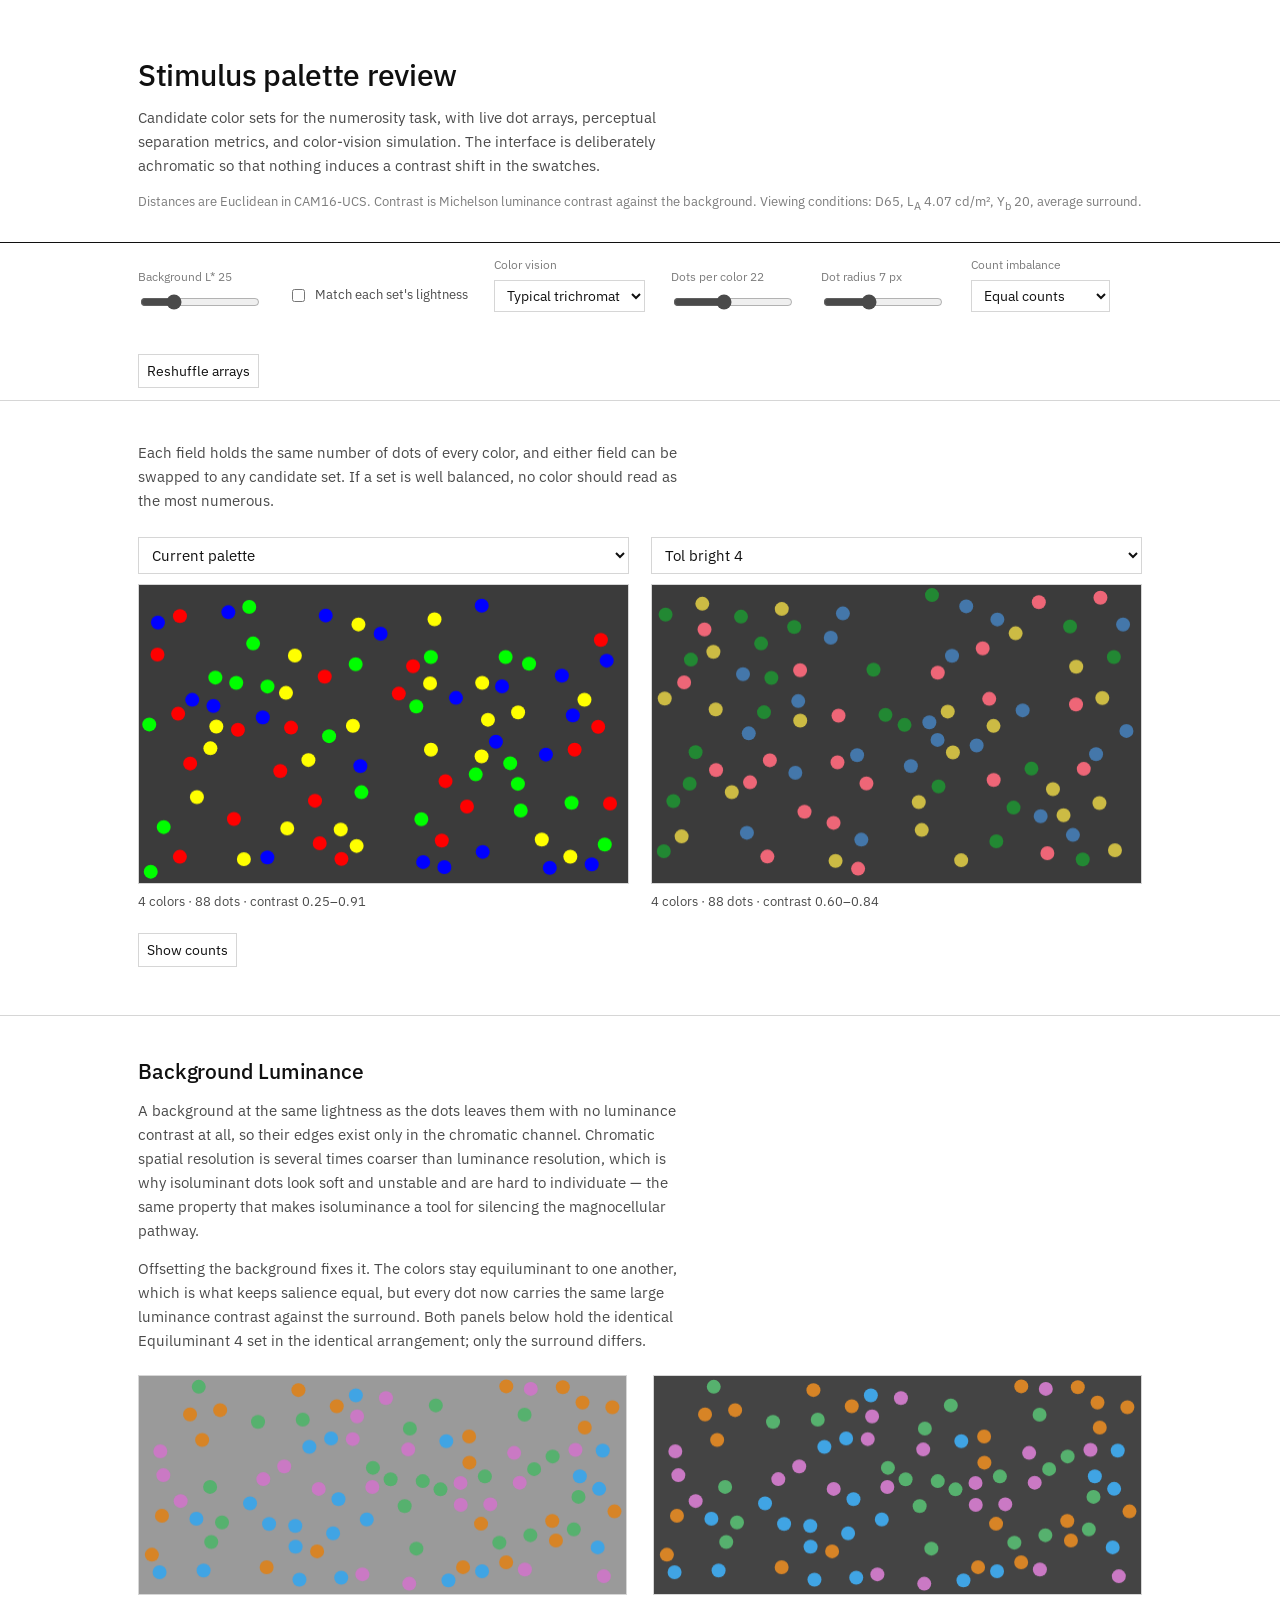
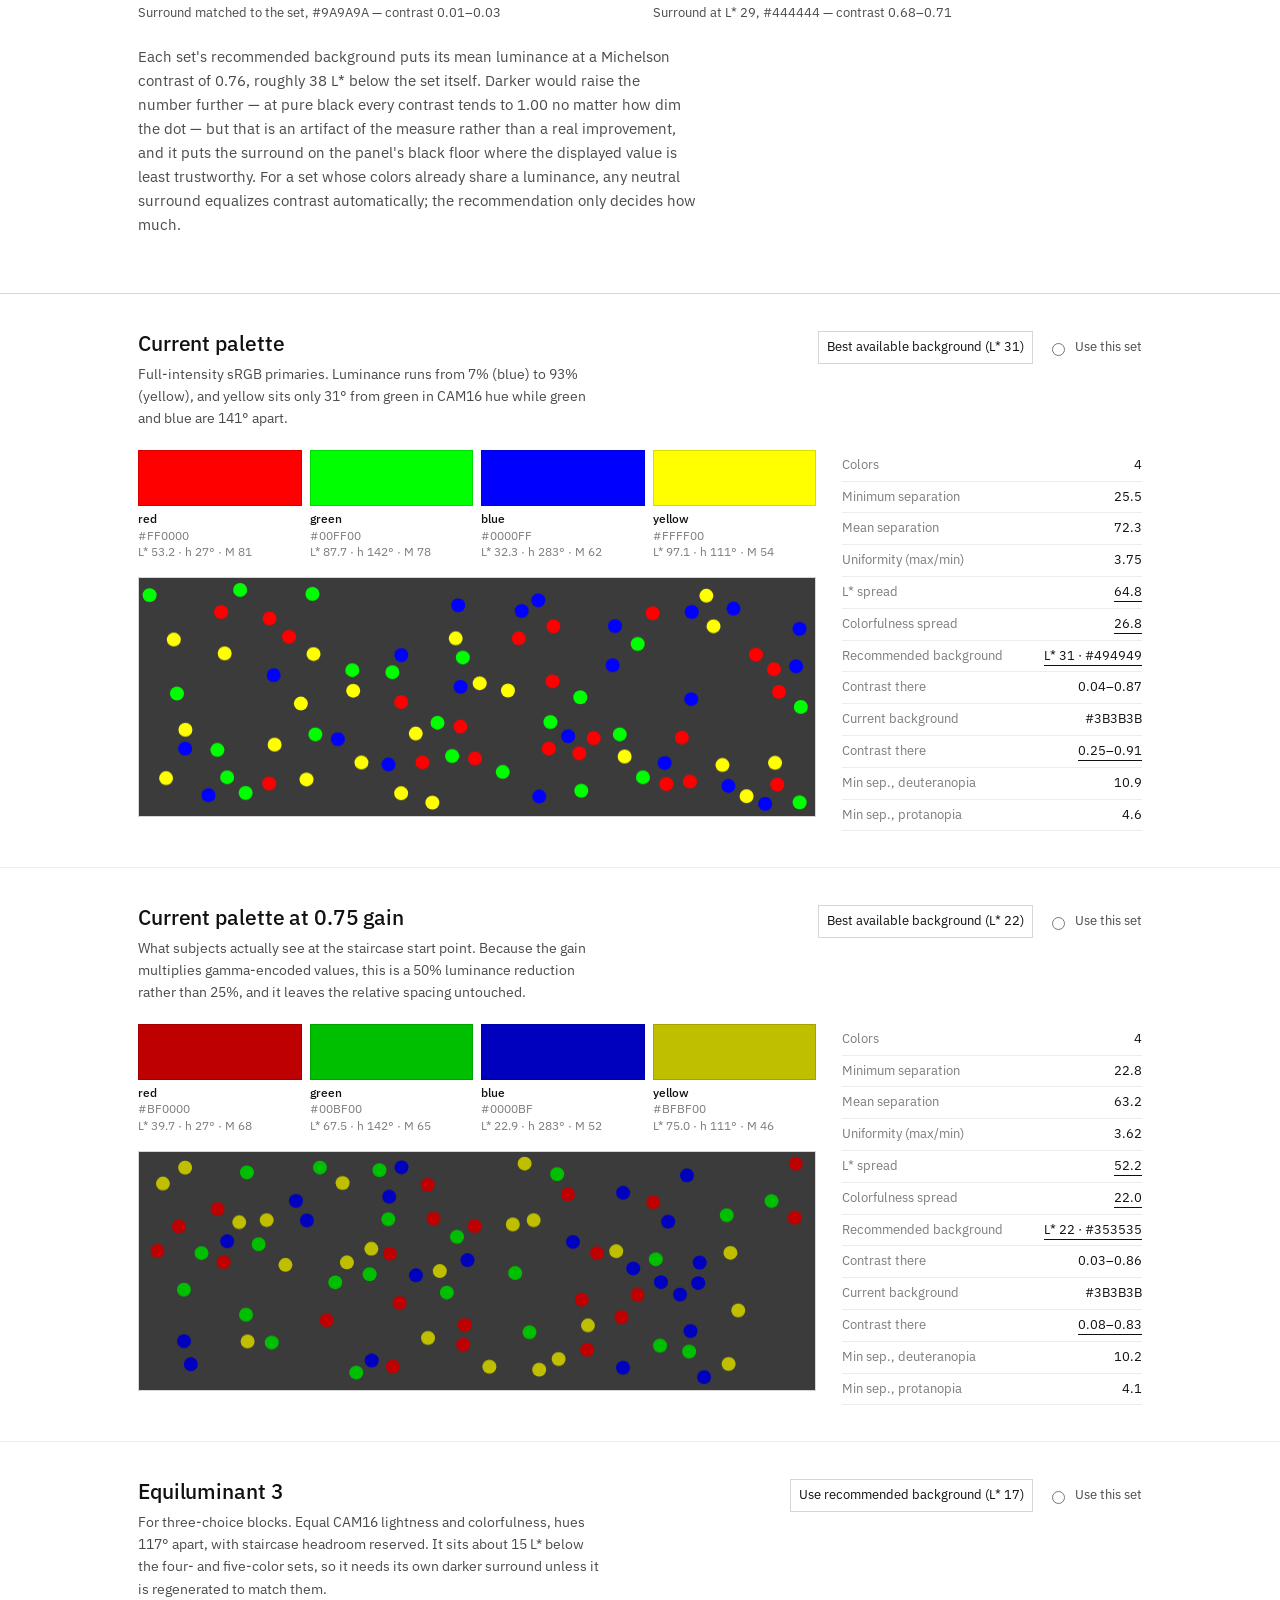
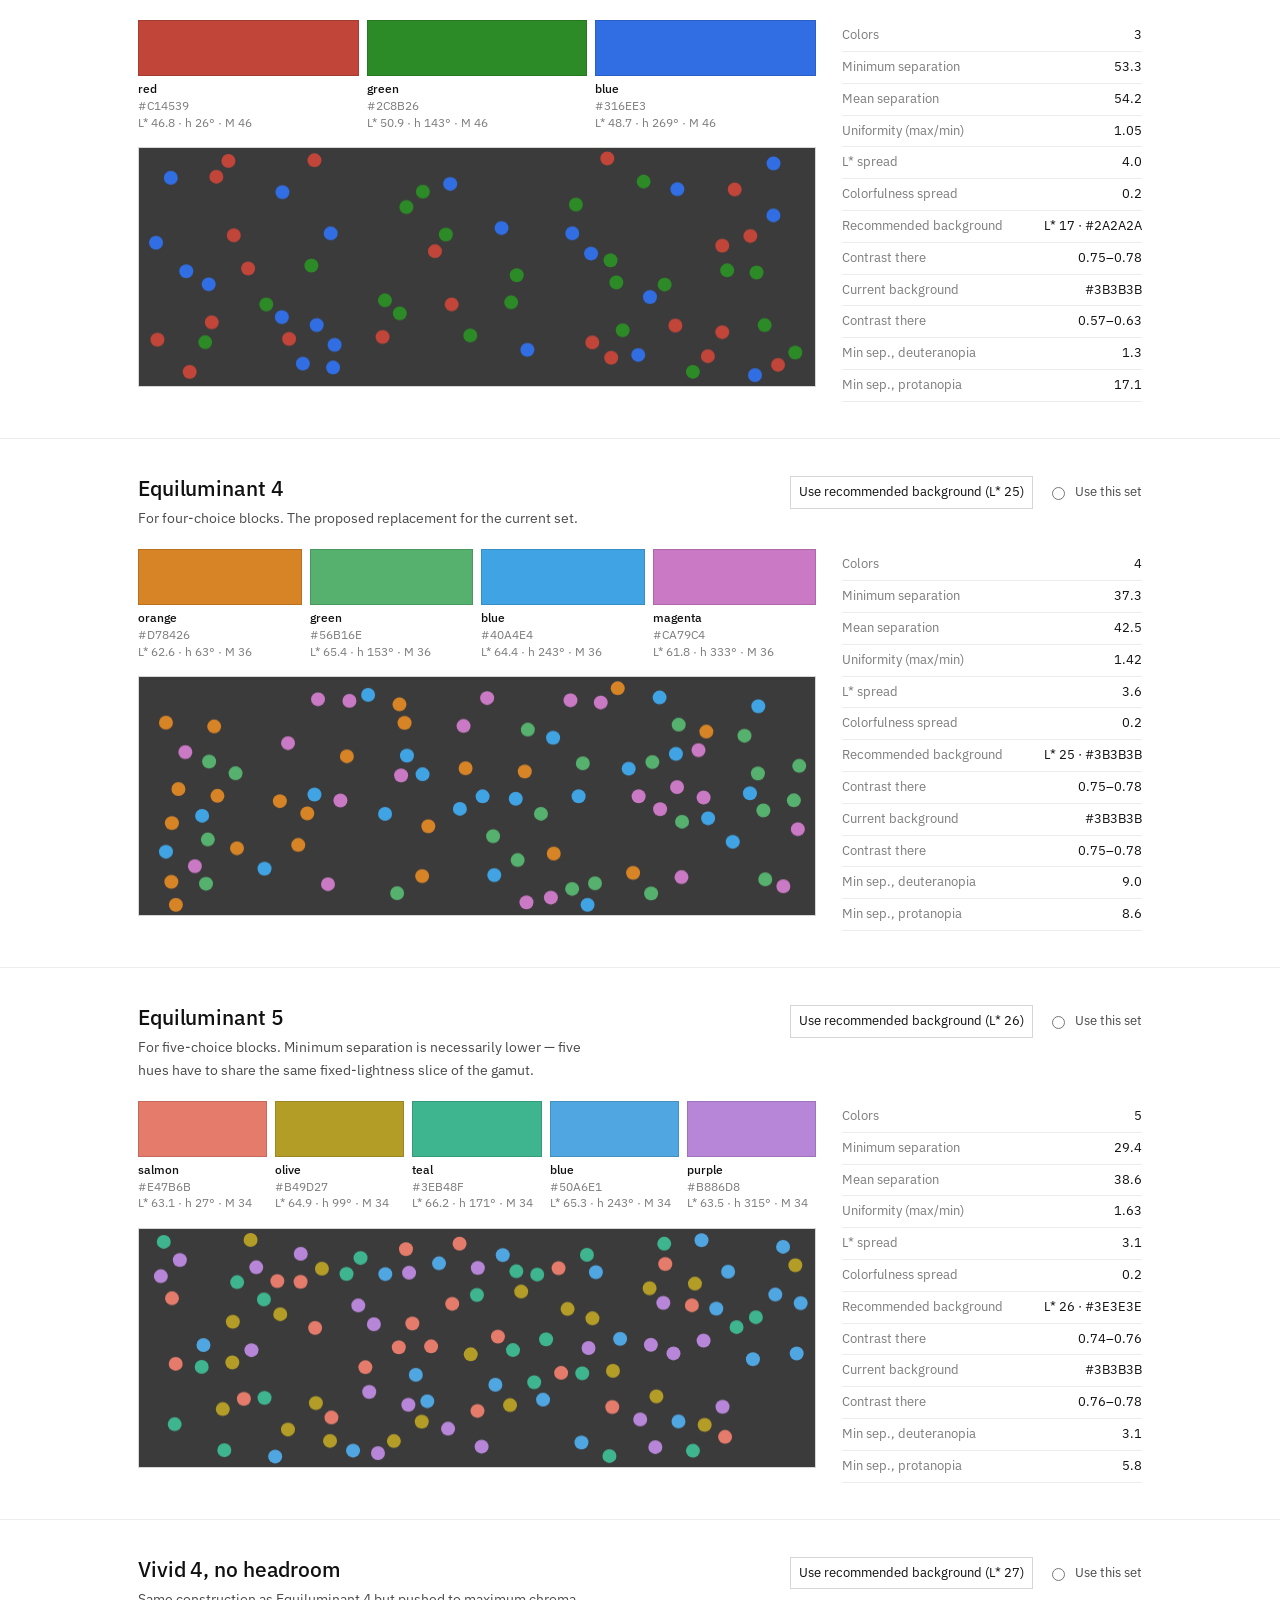
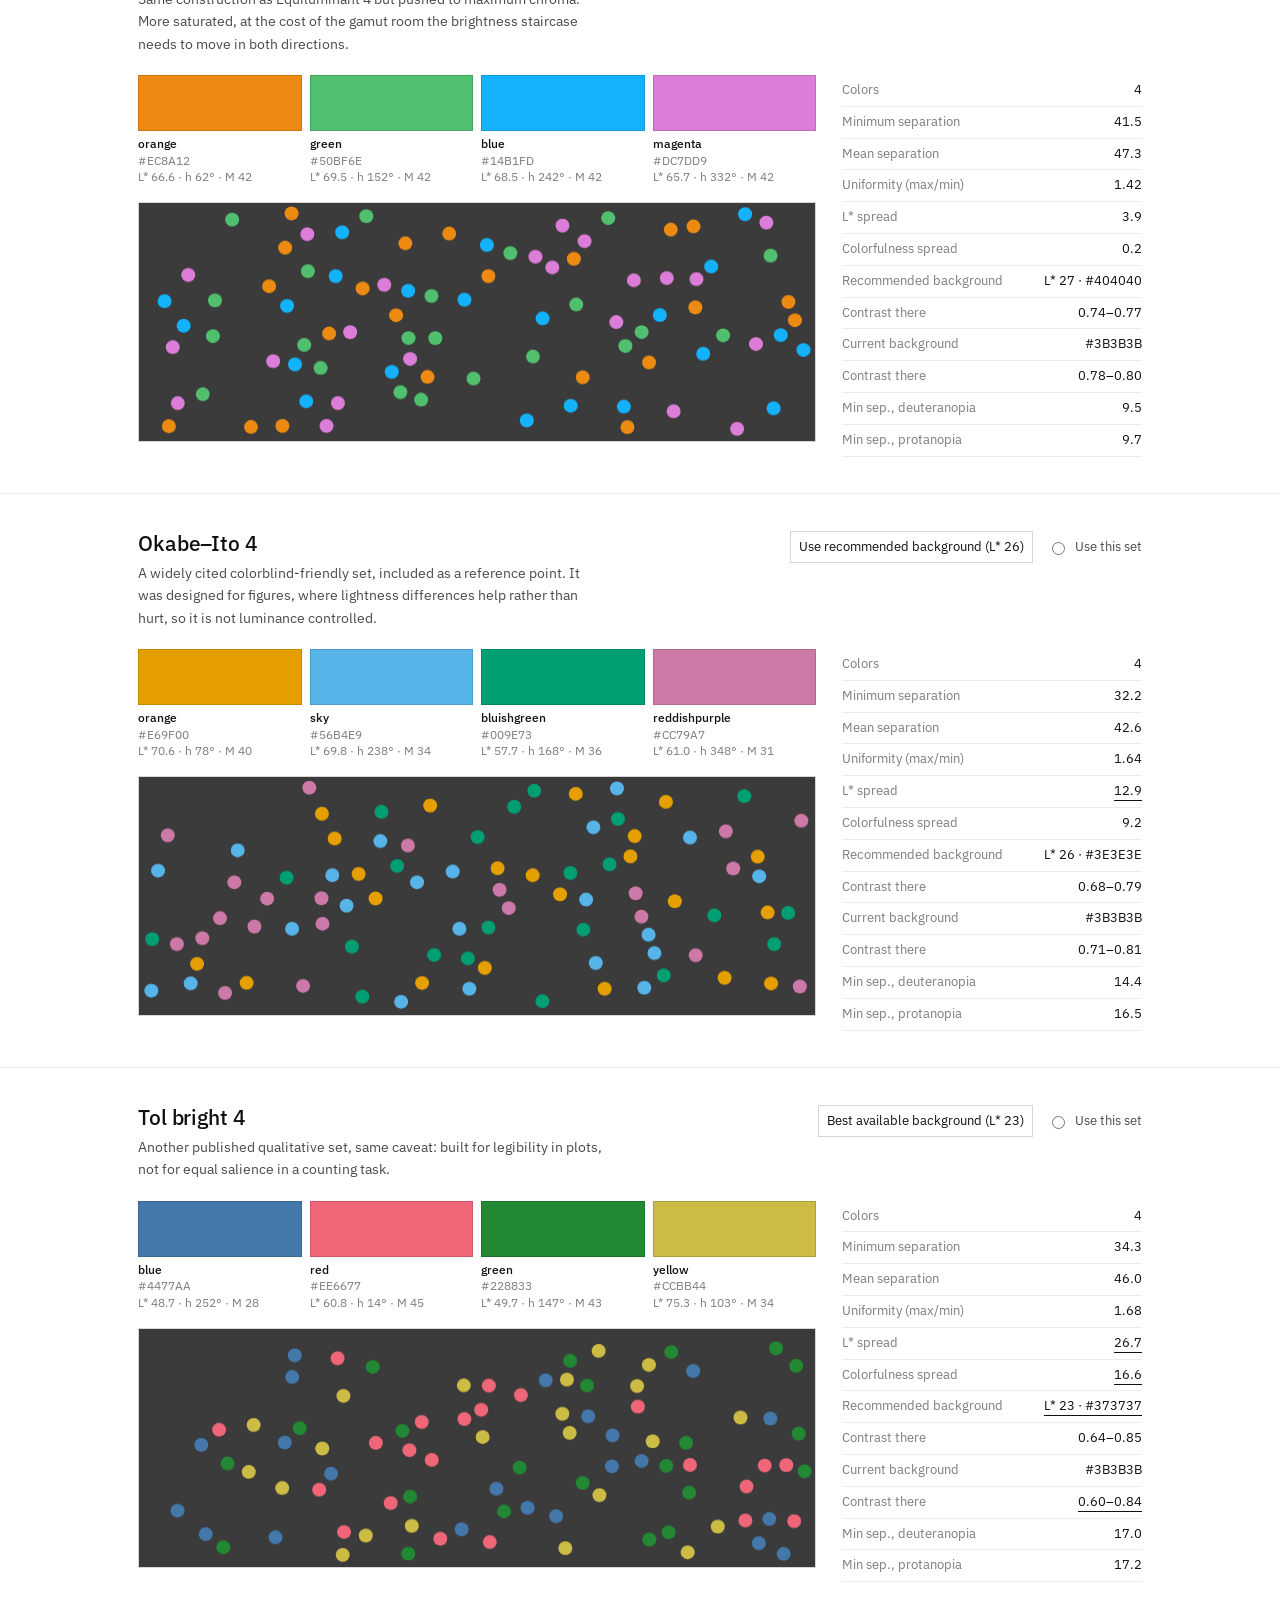
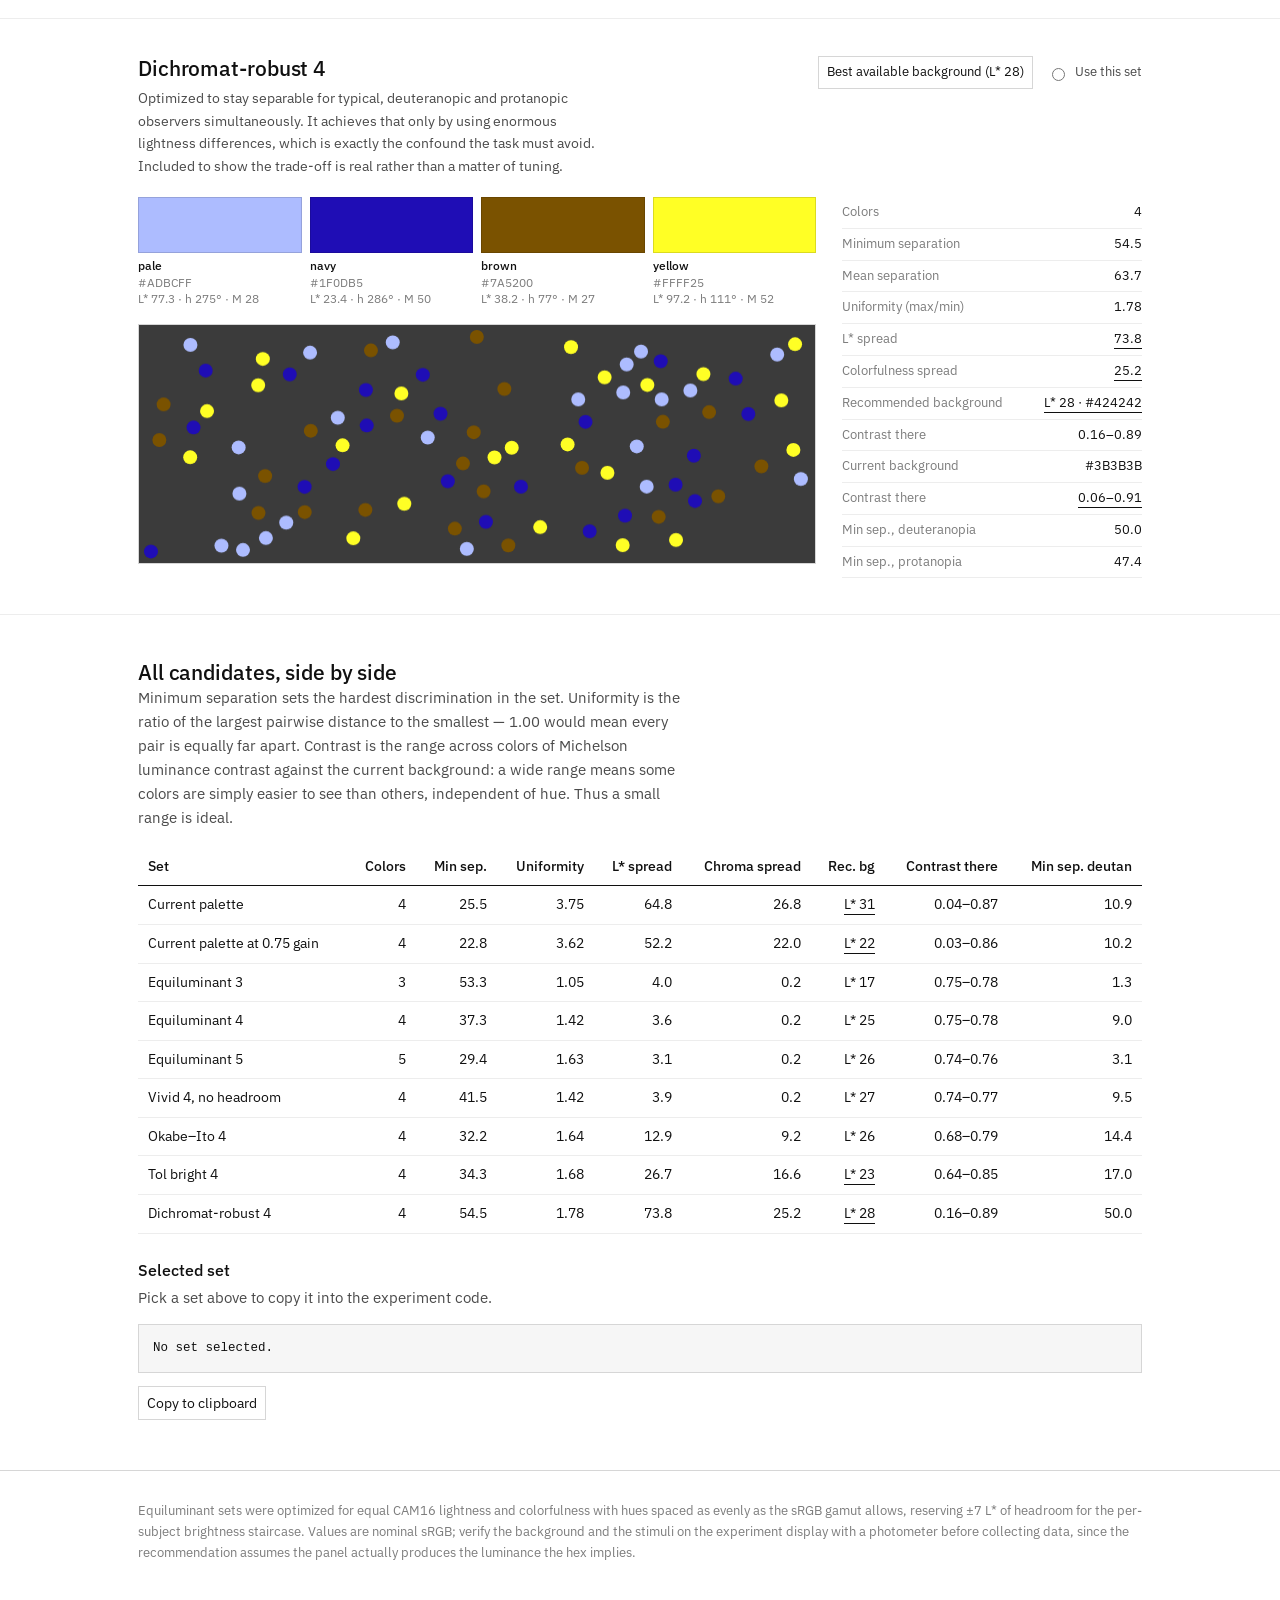
<file: palette-review-final.html>
<!DOCTYPE html>
<html lang="en">
<head>
<meta charset="utf-8">
<meta name="viewport" content="width=device-width, initial-scale=1">
<title>Stimulus palette review — numerosity task</title>
<link rel="preconnect" href="https://fonts.googleapis.com">
<link rel="preconnect" href="https://fonts.gstatic.com" crossorigin>
<link href="https://fonts.googleapis.com/css2?family=IBM+Plex+Sans:wght@400;500&display=swap" rel="stylesheet">
<style>
  :root{
    --ink:#101010; --ink-2:#4a4a4a; --ink-3:#7c7c7c;
    --paper:#ffffff; --rule:#d6d6d6; --rule-2:#ededed; --fill:#f6f6f6;
    --col:1060px;
  }
  *{box-sizing:border-box}
  html{-webkit-text-size-adjust:100%}
  body{
    margin:0; background:var(--paper); color:var(--ink);
    font-family:"IBM Plex Sans",-apple-system,BlinkMacSystemFont,"Segoe UI",Roboto,sans-serif;
    font-size:15px; line-height:1.6; font-variant-numeric:tabular-nums;
  }
  .wrap{max-width:var(--col); margin:0 auto; padding:0 28px}
  h1,h2,h3{font-weight:500; line-height:1.25; margin:0}
  h1{font-size:30px; letter-spacing:-0.01em}
  h2{font-size:21px; letter-spacing:-0.005em}
  h3{font-size:16px}
  p{margin:0 0 14px}
  .lede{color:var(--ink-2); max-width:62ch}
  a{color:var(--ink)}
  :focus-visible{outline:2px solid var(--ink); outline-offset:2px}

  header.masthead{padding:56px 0 28px; border-bottom:1px solid var(--ink)}
  .masthead .meta{color:var(--ink-3); font-size:13px; margin-top:10px}

  /* ---- control strip ---- */
  .controls{
    position:sticky; top:0; z-index:20; background:var(--paper);
    border-bottom:1px solid var(--rule); padding:12px 0;
  }
  .controls .wrap{display:flex; flex-wrap:wrap; gap:18px 26px; align-items:flex-end}
  .ctl{display:flex; flex-direction:column; gap:5px}
  .ctl label{font-size:12px; color:var(--ink-3)}
  select,button,input[type=range]{
    font:inherit; font-size:14px; color:var(--ink); background:var(--paper);
    border:1px solid var(--rule); padding:5px 8px;
  }
  select{min-width:132px}
  button{cursor:pointer}
  button:hover{background:var(--fill)}
  input[type=range]{padding:0; border:none; width:120px; accent-color:#4a4a4a}
  input[type=range]:disabled{opacity:.35}
  .val{font-size:12px; color:var(--ink-3)}
  .check{flex-direction:row; align-items:center; gap:7px; padding-bottom:6px}
  .check input{accent-color:#4a4a4a}
  .check label{font-size:13px; color:var(--ink-2)}

  /* ---- hero ---- */
  .hero{padding:40px 0 48px; border-bottom:1px solid var(--rule)}
  .hero h2{margin-bottom:8px}
  .duel{display:grid; grid-template-columns:1fr 1fr; gap:22px; margin-top:24px}
  .duel figure{margin:0}
  .duel-head{margin-bottom:10px}
  .duel-head select{width:100%; font-size:15px; padding:7px 9px}
  .sr-only{position:absolute; width:1px; height:1px; overflow:hidden; clip:rect(0 0 0 0); white-space:nowrap}
  .duel figcaption{font-size:13px; color:var(--ink-2); margin-top:8px}
  .verdict{margin-top:20px; display:flex; align-items:center; gap:14px; flex-wrap:wrap}
  .answer{font-size:14px; color:var(--ink-2); min-height:22px}

  canvas{display:block; width:100%; border:1px solid var(--rule)}

  /* ---- explainer ---- */
  .explain{padding:42px 0; border-bottom:1px solid var(--rule)}
  .explain h2{margin-bottom:14px}
  .explain .cols{display:grid; grid-template-columns:1fr 1fr; gap:26px; margin-top:22px}
  .explain figure{margin:0}
  .explain figcaption{font-size:13px; color:var(--ink-2); margin-top:8px}

  /* ---- plates ---- */
  .plate{padding:36px 0; border-bottom:1px solid var(--rule-2)}
  .plate-head{display:flex; justify-content:space-between; align-items:baseline; gap:20px; flex-wrap:wrap}
  .plate-note{color:var(--ink-2); font-size:14px; max-width:58ch; margin-top:6px}
  .pick{display:flex; align-items:center; gap:14px; font-size:13px; color:var(--ink-2); white-space:nowrap}
  .pick label{display:flex; align-items:center; gap:7px}
  .recommended-bg{font-size:13px; padding:5px 8px; cursor:pointer}
  .recommended-bg[disabled]{cursor:not-allowed; opacity:.45}
  .recommended-bg[disabled]:hover{background:var(--paper)}
  .plate-body{display:grid; grid-template-columns:minmax(0,1fr) 300px; gap:26px; margin-top:20px; align-items:start}
  .swatches{display:flex; gap:8px; margin-bottom:16px; flex-wrap:wrap}
  .sw{flex:1 1 90px; min-width:90px}
  .sw .chip{height:56px; border:1px solid rgba(0,0,0,.14)}
  .sw .lab{font-size:11.5px; color:var(--ink-3); margin-top:5px; line-height:1.45}
  .sw .lab b{font-weight:500; color:var(--ink); display:block}

  table.metrics{width:100%; border-collapse:collapse; font-size:13px}
  table.metrics th,table.metrics td{text-align:left; padding:5px 0; border-bottom:1px solid var(--rule-2)}
  table.metrics th{font-weight:400; color:var(--ink-3)}
  table.metrics td{text-align:right; font-variant-numeric:tabular-nums}
  .flag{color:var(--ink); border-bottom:1px solid var(--ink); padding-bottom:1px}

  /* ---- summary ---- */
  .summary{padding:44px 0 20px}
  table.rank{width:100%; border-collapse:collapse; font-size:13.5px; margin-top:18px}
  table.rank th{font-weight:500; text-align:right; padding:8px 10px; border-bottom:1px solid var(--ink)}
  table.rank th:first-child{text-align:left}
  table.rank td{text-align:right; padding:8px 10px; border-bottom:1px solid var(--rule-2)}
  table.rank td:first-child{text-align:left}
  table.rank tr.sel td{background:var(--fill)}
  .export{margin-top:26px}
  pre{background:var(--fill); border:1px solid var(--rule); padding:14px; overflow:auto; font-size:12.5px; line-height:1.55}
  footer{padding:30px 0 70px; color:var(--ink-3); font-size:13px; border-top:1px solid var(--rule); margin-top:30px}

  @media (max-width:860px){
    .duel,.explain .cols{grid-template-columns:1fr}
    .plate-body{grid-template-columns:1fr}
    h1{font-size:25px}
  }
</style>
</head>
<body>

<header class="masthead">
  <div class="wrap">
    <h1>Stimulus palette review</h1>
    <p class="lede" style="margin-top:12px">Candidate color sets for the numerosity task, with live dot arrays, perceptual separation metrics, and color-vision simulation. The interface is deliberately achromatic so that nothing induces a contrast shift in the swatches.</p>
    <div class="meta">Distances are Euclidean in CAM16-UCS. Contrast is Michelson luminance contrast against the background. Viewing conditions: D65, L<sub>A</sub> 4.07 cd/m², Y<sub>b</sub> 20, average surround.</div>
  </div>
</header>

<div class="controls">
  <div class="wrap">
    <div class="ctl">
      <label for="bgL">Background L* <span class="val" id="bgLVal">25</span></label>
      <input type="range" id="bgL" min="0" max="100" value="25">
    </div>
    <div class="ctl check">
      <input type="checkbox" id="bgMatch">
      <label for="bgMatch">Match each set's lightness</label>
    </div>
    <div class="ctl">
      <label for="cvd">Color vision</label>
      <select id="cvd">
        <option value="none">Typical trichromat</option>
        <option value="deutan">Deuteranopia</option>
        <option value="protan">Protanopia</option>
        <option value="tritan">Tritanopia</option>
      </select>
    </div>
    <div class="ctl">
      <label for="n">Dots per color <span class="val" id="nVal">22</span></label>
      <input type="range" id="n" min="6" max="45" value="22">
    </div>
    <div class="ctl">
      <label for="r">Dot radius <span class="val" id="rVal">7 px</span></label>
      <input type="range" id="r" min="3" max="14" value="7">
    </div>
    <div class="ctl">
      <label for="imb">Count imbalance</label>
      <select id="imb">
        <option value="0">Equal counts</option>
        <option value="0.1">One color +10%</option>
        <option value="0.2">One color +20%</option>
        <option value="0.35">One color +35%</option>
      </select>
    </div>
    <div class="ctl">
      <label>&nbsp;</label>
      <button id="reshuffle">Reshuffle arrays</button>
    </div>
  </div>
</div>

<section class="hero">
  <div class="wrap">
    <p class="lede">Each field holds the same number of dots of every color, and either field can be swapped to any candidate set. If a set is well balanced, no color should read as the most numerous.</p>
    <div class="duel">
      <figure>
        <div class="duel-head">
          <label class="sr-only" for="heroSelA">Left field</label>
          <select id="heroSelA"></select>
        </div>
        <canvas id="heroA" data-h="300"></canvas>
        <figcaption><span id="heroACap"></span></figcaption>
      </figure>
      <figure>
        <div class="duel-head">
          <label class="sr-only" for="heroSelB">Right field</label>
          <select id="heroSelB"></select>
        </div>
        <canvas id="heroB" data-h="300"></canvas>
        <figcaption><span id="heroBCap"></span></figcaption>
      </figure>
    </div>
    <div class="verdict">
      <button id="reveal">Show counts</button>
      <span class="answer" id="answer"></span>
    </div>
  </div>
</section>

<section class="explain">
  <div class="wrap">
    <h2>Background Luminance</h2>
    <p class="lede">A background at the same lightness as the dots leaves them with no luminance contrast at all, so their edges exist only in the chromatic channel. Chromatic spatial resolution is several times coarser than luminance resolution, which is why isoluminant dots look soft and unstable and are hard to individuate — the same property that makes isoluminance a tool for silencing the magnocellular pathway.</p>
    <p class="lede">Offsetting the background fixes it. The colors stay equiluminant to one another, which is what keeps salience equal, but every dot now carries the same large luminance contrast against the surround. Both panels below hold the identical Equiluminant 4 set in the identical arrangement; only the surround differs.</p>
    <div class="cols">
      <figure>
        <canvas id="exA" data-h="220"></canvas>
        <figcaption id="exACap"></figcaption>
      </figure>
      <figure>
        <canvas id="exB" data-h="220"></canvas>
        <figcaption id="exBCap"></figcaption>
      </figure>
    </div>
    <p class="lede" style="margin-top:22px">Each set's recommended background puts its mean luminance at a Michelson contrast of 0.76, roughly 38 L* below the set itself. Darker would raise the number further — at pure black every contrast tends to 1.00 no matter how dim the dot — but that is an artifact of the measure rather than a real improvement, and it puts the surround on the panel's black floor where the displayed value is least trustworthy. For a set whose colors already share a luminance, any neutral surround equalizes contrast automatically; the recommendation only decides how much.</p>
  </div>
</section>

<main id="plates"></main>

<section class="summary">
  <div class="wrap">
    <h2>All candidates, side by side</h2>
    <p class="lede">Minimum separation sets the hardest discrimination in the set. Uniformity is the ratio of the largest pairwise distance to the smallest — 1.00 would mean every pair is equally far apart. Contrast is the range across colors of Michelson luminance contrast against the current background: a wide range means some colors are simply easier to see than others, independent of hue. Thus a small range is ideal.</p>
    <table class="rank">
      <thead>
        <tr><th>Set</th><th>Colors</th><th>Min sep.</th><th>Uniformity</th><th>L* spread</th><th>Chroma spread</th><th>Rec. bg</th><th>Contrast there</th><th>Min sep. deutan</th></tr>
      </thead>
      <tbody id="rankBody"></tbody>
    </table>
    <div class="export">
      <h3>Selected set</h3>
      <p class="lede" style="margin-top:6px">Pick a set above to copy it into the experiment code.</p>
      <pre id="exportBlock">No set selected.</pre>
      <button id="copyBtn">Copy to clipboard</button>
    </div>
  </div>
</section>

<footer>
  <div class="wrap">Equiluminant sets were optimized for equal CAM16 lightness and colorfulness with hues spaced as evenly as the sRGB gamut allows, reserving ±7 L* of headroom for the per-subject brightness staircase. Values are nominal sRGB; verify the background and the stimuli on the experiment display with a photometer before collecting data, since the recommendation assumes the panel actually produces the luminance the hex implies.</div>
</footer>

<script>
/* ---------- color science ---------- */
const M16=[[0.401288,0.650173,-0.051461],[-0.250268,1.204414,0.045854],[-0.002079,0.048952,0.953127]];
const SRGB2XYZ=[[0.4124564,0.3575761,0.1804375],[0.2126729,0.7151522,0.0721750],[0.0193339,0.1191920,0.9503041]];
const CVD={
  protan:[[0.152286,1.052583,-0.204868],[0.114503,0.786281,0.099216],[-0.003882,-0.048116,1.051998]],
  deutan:[[0.367322,0.860646,-0.227968],[0.280085,0.672501,0.047413],[-0.011820,0.042940,0.968881]],
  tritan:[[1.255528,-0.076749,-0.178779],[-0.078411,0.930809,0.147602],[0.004733,0.691367,0.303900]]
};
const mul=(m,v)=>m.map(r=>r[0]*v[0]+r[1]*v[1]+r[2]*v[2]);
const hexToRgb=h=>[1,3,5].map(i=>parseInt(h.slice(i,i+2),16)/255);
const toLin=c=>c<=0.04045?c/12.92:Math.pow((c+0.055)/1.055,2.4);
const toEnc=c=>{const x=Math.max(0,Math.min(1,c));return x<=0.0031308?12.92*x:1.055*Math.pow(x,1/2.4)-0.055;};
const rgbToHex=r=>'#'+r.map(v=>Math.round(Math.max(0,Math.min(1,v))*255).toString(16).padStart(2,'0')).join('').toUpperCase();
const rgbToXyz=r=>mul(SRGB2XYZ,r.map(toLin)).map(v=>v*100);

function xyzToLab(xyz){
  const wp=[95.047,100,108.883], d=6/29;
  const f=t=>t>d*d*d?Math.cbrt(t):t/(3*d*d)+4/29;
  const [fx,fy,fz]=xyz.map((v,i)=>f(v/wp[i]));
  return [116*fy-16,500*(fx-fy),200*(fy-fz)];
}
const XYZW=[95.047,100,108.883], LA=(64/Math.PI)*0.2, YB=20, F=1, CSUR=0.69, NCC=1;
const VC=(()=>{
  const rgbw=mul(M16,XYZW);
  const D=Math.min(1,Math.max(0,F*(1-(1/3.6)*Math.exp((-LA-42)/92))));
  const Dr=rgbw.map(v=>(D*XYZW[1])/v+1-D);
  const k=1/(5*LA+1);
  const FL=0.2*k**4*(5*LA)+0.1*(1-k**4)**2*Math.cbrt(5*LA);
  const n=YB/XYZW[1], z=1.48+Math.sqrt(n), Nbb=0.725*Math.pow(1/n,0.2);
  const adapt=v=>{const p=Math.pow(FL*Math.abs(v)/100,0.42);return Math.sign(v)*(400*p/(p+27.13))+0.1;};
  const aw=rgbw.map((v,i)=>adapt(v*Dr[i]));
  return {Dr,FL,n,z,Nbb,Aw:(2*aw[0]+aw[1]+0.05*aw[2]-0.305)*Nbb,adapt};
})();
function xyzToCam16(xyz){
  const a_=mul(M16,xyz).map((v,i)=>VC.adapt(v*VC.Dr[i]));
  const [R,G,B]=a_;
  const a=R-12*G/11+B/11, b=(R+G-2*B)/9;
  let h=Math.atan2(b,a)*180/Math.PI; if(h<0)h+=360;
  const et=0.25*(Math.cos(h*Math.PI/180+2)+3.8);
  const A=(2*R+G+0.05*B-0.305)*VC.Nbb;
  const J=100*Math.pow(A/VC.Aw,CSUR*VC.z);
  const t=(50000/13)*NCC*VC.Nbb*et*Math.hypot(a,b)/(R+G+21/20*B);
  const Cc=Math.pow(t,0.9)*Math.sqrt(J/100)*Math.pow(1.64-Math.pow(0.29,VC.n),0.73);
  return {J,M:Cc*Math.pow(VC.FL,0.25),h};
}
function ucs(hex){
  const {J,M,h}=xyzToCam16(rgbToXyz(hexToRgb(hex)));
  const Jp=1.7*J/(1+0.007*J), Mp=Math.log(1+0.0228*M)/0.0228;
  return [Jp,Mp*Math.cos(h*Math.PI/180),Mp*Math.sin(h*Math.PI/180)];
}
function simulate(hex,mode){
  if(mode==='none')return hex;
  return rgbToHex(mul(CVD[mode],hexToRgb(hex).map(toLin)).map(toEnc));
}
const dist=(a,b)=>Math.hypot(a[0]-b[0],a[1]-b[1],a[2]-b[2]);
const lumOf=hex=>rgbToXyz(hexToRgb(hex))[1]/100;

// Michelson rather than Weber: bounded on 0..1, so it stays readable when the background
// is near black instead of diverging the way a Weber denominator does
function contrastRange(hexes,bgHex){
  const yb=lumOf(bgHex);
  const c=hexes.map(h=>{const y=lumOf(h);return Math.abs(y-yb)/Math.max(y+yb,1e-9);});
  return [Math.min(...c),Math.max(...c)];
}
function fmtContrast(r){
  return (r[1]-r[0]<0.015)?r[0].toFixed(2):`${r[0].toFixed(2)}–${r[1].toFixed(2)}`;
}

function stats(hexes){
  const pts=hexes.map(ucs), d=[];
  for(let i=0;i<pts.length;i++)for(let j=i+1;j<pts.length;j++)d.push(dist(pts[i],pts[j]));
  const cam=hexes.map(h=>xyzToCam16(rgbToXyz(hexToRgb(h))));
  const L=hexes.map(h=>xyzToLab(rgbToXyz(hexToRgb(h)))[0]);
  const Ms=cam.map(c=>c.M);
  const dev=mode=>{
    const p=hexes.map(h=>ucs(simulate(h,mode))), o=[];
    for(let i=0;i<p.length;i++)for(let j=i+1;j<p.length;j++)o.push(dist(p[i],p[j]));
    return Math.min(...o);
  };
  return {
    min:Math.min(...d), max:Math.max(...d), mean:d.reduce((a,b)=>a+b,0)/d.length,
    ratio:Math.max(...d)/Math.min(...d),
    Lspread:Math.max(...L)-Math.min(...L), Mspread:Math.max(...Ms)-Math.min(...Ms),
    meanL:L.reduce((a,b)=>a+b,0)/L.length,
    deutan:dev('deutan'), protan:dev('protan')
  };
}
const yToL=Y=>Y>Math.pow(6/29,3)?116*Math.cbrt(Y)-16:Y*24389/27;
function grayForL(L){
  const Y=Math.pow((L+16)/116,3);
  return rgbToHex([Y,Y,Y].map(toEnc));
}

// Solve for the surround that puts the set's mean luminance at TARGET_CONTRAST:
// Yb = Yd(1-T)/(1+T). Maximising the minimum contrast instead would always answer
// "pure black", because every Michelson contrast tends to 1 as the surround goes to
// zero regardless of how dim the dot is -- a property of the measure, not a better
// stimulus. MIN_L keeps the surround off the panel's black floor, where the luminance
// actually produced diverges most from the value the hex implies.
const TARGET_CONTRAST=0.76;
const MIN_L=8;
const SPREAD_LIMIT=0.2;
function recommendedBackground(set){
  const hexes=Object.values(set.colors);
  const meanY=hexes.reduce((a,h)=>a+lumOf(h),0)/hexes.length;
  const l=Math.max(MIN_L,Math.round(yToL(meanY*(1-TARGET_CONTRAST)/(1+TARGET_CONTRAST))));
  const hex=grayForL(l);
  const contrast=contrastRange(hexes,hex);
  // a set whose colors differ in luminance cannot be rescued by any surround: this
  // records whether the recommendation actually delivers equal contrast or merely the
  // least bad compromise available
  return {l,hex,contrast,usable:contrast[1]-contrast[0]<=SPREAD_LIMIT};
}

/* ---------- candidate sets ---------- */
const SETS=[
  {id:'current', name:'Current palette', n:4,
   note:'Full-intensity sRGB primaries. Luminance runs from 7% (blue) to 93% (yellow), and yellow sits only 31° from green in CAM16 hue while green and blue are 141° apart.',
   colors:{red:'#FF0000',green:'#00FF00',blue:'#0000FF',yellow:'#FFFF00'}},

  {id:'current75', name:'Current palette at 0.75 gain', n:4,
   note:'What subjects actually see at the staircase start point. Because the gain multiplies gamma-encoded values, this is a 50% luminance reduction rather than 25%, and it leaves the relative spacing untouched.',
   colors:{red:'#BF0000',green:'#00BF00',blue:'#0000BF',yellow:'#BFBF00'}},

  {id:'eq3', name:'Equiluminant 3', n:3,
   note:'For three-choice blocks. Equal CAM16 lightness and colorfulness, hues 117° apart, with staircase headroom reserved. It sits about 15 L* below the four- and five-color sets, so it needs its own darker surround unless it is regenerated to match them.',
   colors:{red:'#C14539',green:'#2C8B26',blue:'#316EE3'}},

  {id:'eq4', name:'Equiluminant 4', n:4,
   note:'For four-choice blocks. The proposed replacement for the current set.',
   colors:{orange:'#D78426',green:'#56B16E',blue:'#40A4E4',magenta:'#CA79C4'}},

  {id:'eq5', name:'Equiluminant 5', n:5,
   note:'For five-choice blocks. Minimum separation is necessarily lower — five hues have to share the same fixed-lightness slice of the gamut.',
   colors:{salmon:'#E47B6B',olive:'#B49D27',teal:'#3EB48F',blue:'#50A6E1',purple:'#B886D8'}},

  {id:'vivid4', name:'Vivid 4, no headroom', n:4,
   note:'Same construction as Equiluminant 4 but pushed to maximum chroma. More saturated, at the cost of the gamut room the brightness staircase needs to move in both directions.',
   colors:{orange:'#EC8A12',green:'#50BF6E',blue:'#14B1FD',magenta:'#DC7DD9'}},

  {id:'okabe4', name:'Okabe–Ito 4', n:4,
   note:'A widely cited colorblind-friendly set, included as a reference point. It was designed for figures, where lightness differences help rather than hurt, so it is not luminance controlled.',
   colors:{orange:'#E69F00',sky:'#56B4E9',bluishgreen:'#009E73',reddishpurple:'#CC79A7'}},

  {id:'tol4', name:'Tol bright 4', n:4,
   note:'Another published qualitative set, same caveat: built for legibility in plots, not for equal salience in a counting task.',
   colors:{blue:'#4477AA',red:'#EE6677',green:'#228833',yellow:'#CCBB44'}},

  {id:'cvd4', name:'Dichromat-robust 4', n:4,
   note:'Optimized to stay separable for typical, deuteranopic and protanopic observers simultaneously. It achieves that only by using enormous lightness differences, which is exactly the confound the task must avoid. Included to show the trade-off is real rather than a matter of tuning.',
   colors:{pale:'#ADBCFF',navy:'#1F0DB5',brown:'#7A5200',yellow:'#FFFF25'}}
];

/* ---------- seeded scatter ---------- */
let seed=20260914;
function rng(){seed=(seed*1664525+1013904223)>>>0;return seed/4294967296;}
// every dot must land somewhere -- a field that silently drops dots would report counts
// it isn't actually showing, which is the one thing this page must not do. when the
// requested spacing can't accommodate the count, the separation relaxes until it fits
function scatter(w,h,items,rad){
  const pts=[], pad=rad+3;
  let sep=rad*2+5;
  for(const it of items){
    let placed=false;
    while(!placed){
      const minD=sep*sep;
      for(let a=0;a<240;a++){
        const x=pad+rng()*(w-2*pad), y=pad+rng()*(h-2*pad);
        if(pts.every(p=>(p.x-x)**2+(p.y-y)**2>minD)){pts.push({x,y,c:it});placed=true;break;}
      }
      if(!placed){
        if(sep>rad*0.9){sep*=0.88;}
        else{pts.push({x:pad+rng()*(w-2*pad),y:pad+rng()*(h-2*pad),c:it});placed=true;}
      }
    }
  }
  return pts;
}
function buildItems(set,per,imb,pickIdx){
  const names=Object.keys(set.colors), out=[];
  names.forEach((nm,i)=>{
    const k=i===pickIdx?Math.round(per*(1+imb)):per;
    for(let q=0;q<k;q++)out.push(nm);
  });
  for(let i=out.length-1;i>0;i--){const j=Math.floor(rng()*(i+1));[out[i],out[j]]=[out[j],out[i]];}
  return out;
}

// the background is either pinned to an absolute lightness -- the default, and the only
// way two sets can be judged against the same surround -- or matched to the set's own
// mean, which drives luminance contrast to zero and is kept to demonstrate that failure
function bgFor(set,o){
  return o.bgMatch ? grayForL(stats(Object.values(set.colors)).meanL) : grayForL(o.bgL);
}

function paint(canvas,set,opts){
  const dpr=window.devicePixelRatio||1;
  // the display height lives in data-h, never in the height attribute: assigning
  // canvas.height writes that attribute, so reading it back would compound by the device
  // pixel ratio on every render and the field would grow downwards each time
  const w=canvas.clientWidth||480, h=+canvas.dataset.h;
  canvas.style.height=h+'px';
  canvas.width=Math.round(w*dpr); canvas.height=Math.round(h*dpr);
  const ctx=canvas.getContext('2d'); ctx.scale(dpr,dpr);
  const bg=opts.bgOverride||bgFor(set,opts);
  ctx.fillStyle=simulate(bg,opts.cvd); ctx.fillRect(0,0,w,h);
  const items=buildItems(set,opts.per,opts.imb,opts.pickIdx);
  for(const p of scatter(w,h,items,opts.rad)){
    ctx.beginPath(); ctx.arc(p.x,p.y,opts.rad,0,Math.PI*2);
    ctx.fillStyle=simulate(set.colors[p.c],opts.cvd); ctx.fill();
  }
}

/* ---------- rendering ---------- */
const $=id=>document.getElementById(id);
let selected=null;

function plateMarkup(set){
  const hexes=Object.values(set.colors), st=stats(hexes);
  const rec=recommendedBackground(set);
  const sw=Object.entries(set.colors).map(([nm,hx])=>{
    const cam=xyzToCam16(rgbToXyz(hexToRgb(hx)));
    const L=xyzToLab(rgbToXyz(hexToRgb(hx)))[0];
    return `<div class="sw"><div class="chip" data-hex="${hx}"></div>
      <div class="lab"><b>${nm}</b>${hx}<br>L* ${L.toFixed(1)} · h ${cam.h.toFixed(0)}° · M ${cam.M.toFixed(0)}</div></div>`;
  }).join('');
  const flag=(v,bad)=>v>bad?`<span class="flag">${v.toFixed(1)}</span>`:v.toFixed(1);
  const recCell=rec.usable
    ? `L* ${rec.l} · ${rec.hex}`
    : `<span class="flag">L* ${rec.l} · ${rec.hex}</span>`;
  const recBtn=rec.usable
    ? `<button type="button" class="recommended-bg" data-bg-l="${rec.l}">Use recommended background (L* ${rec.l})</button>`
    : `<button type="button" class="recommended-bg" data-bg-l="${rec.l}" title="No surround equalizes contrast for this set; ${fmtContrast(rec.contrast)} is the spread at L* ${rec.l}.">Best available background (L* ${rec.l})</button>`;
  return `<section class="plate" id="plate-${set.id}">
    <div class="wrap">
      <div class="plate-head">
        <div>
          <h2>${set.name}</h2>
          <div class="plate-note">${set.note}</div>
        </div>
        <div class="pick">
          ${recBtn}
          <label><input type="radio" name="choice" value="${set.id}"> Use this set</label>
        </div>
      </div>
      <div class="plate-body">
        <div>
          <div class="swatches">${sw}</div>
          <canvas data-set="${set.id}" data-h="240"></canvas>
        </div>
        <table class="metrics">
          <tr><th>Colors</th><td>${hexes.length}</td></tr>
          <tr><th>Minimum separation</th><td>${st.min.toFixed(1)}</td></tr>
          <tr><th>Mean separation</th><td>${st.mean.toFixed(1)}</td></tr>
          <tr><th>Uniformity (max/min)</th><td>${st.ratio.toFixed(2)}</td></tr>
          <tr><th>L* spread</th><td>${flag(st.Lspread,8)}</td></tr>
          <tr><th>Colorfulness spread</th><td>${flag(st.Mspread,10)}</td></tr>
          <tr><th>Recommended background</th><td>${recCell}</td></tr>
          <tr><th>Contrast there</th><td>${fmtContrast(rec.contrast)}</td></tr>
          <tr><th>Current background</th><td data-bghex="${set.id}">—</td></tr>
          <tr><th>Contrast there</th><td data-contrast="${set.id}">—</td></tr>
          <tr><th>Min sep., deuteranopia</th><td>${st.deutan.toFixed(1)}</td></tr>
          <tr><th>Min sep., protanopia</th><td>${st.protan.toFixed(1)}</td></tr>
        </table>
      </div>
    </div>
  </section>`;
}

$('plates').innerHTML=SETS.map(plateMarkup).join('');

function rankRows(o){
  $('rankBody').innerHTML=SETS.map(s=>{
    const hexes=Object.values(s.colors), st=stats(hexes);
    const rec=recommendedBackground(s);
    const recTxt=rec.usable?`L* ${rec.l}`:`<span class="flag">L* ${rec.l}</span>`;
    return `<tr class="${selected===s.id?'sel':''}"><td>${s.name}</td><td>${hexes.length}</td>
      <td>${st.min.toFixed(1)}</td><td>${st.ratio.toFixed(2)}</td><td>${st.Lspread.toFixed(1)}</td>
      <td>${st.Mspread.toFixed(1)}</td><td>${recTxt}</td><td>${fmtContrast(rec.contrast)}</td>
      <td>${st.deutan.toFixed(1)}</td></tr>`;
  }).join('');
}

function opts(){
  return {
    bgL:+$('bgL').value, bgMatch:$('bgMatch').checked, cvd:$('cvd').value,
    per:+$('n').value, rad:+$('r').value, imb:+$('imb').value
  };
}
let heroPick=[null,null];
let renderStartSeed=seed;
let renderEndSeed=seed;

// the two hero fields are independently switchable so any pair can be argued side by side.
// defaults open on the current palette against Tol bright 4, so the first thing anyone
// sees is the set in use today next to a familiar published alternative
['heroSelA','heroSelB'].forEach(id=>{
  $(id).innerHTML=SETS.map(s=>`<option value="${s.id}">${s.name}</option>`).join('');
});
$('heroSelA').value='current';
$('heroSelB').value='tol4';

function heroSets(){
  return [SETS.find(s=>s.id===$('heroSelA').value), SETS.find(s=>s.id===$('heroSelB').value)];
}

// if the two fields hold different numbers of colors the total dot count differs too, which
// is a numerosity cue in its own right -- say so rather than let it pass unnoticed
function heroCap(set,o){
  const k=Object.keys(set.colors).length;
  const total=k*o.per+(o.imb>0?Math.round(o.per*o.imb):0);
  const cr=contrastRange(Object.values(set.colors),bgFor(set,o));
  return `${k} colors · ${total} dots · contrast ${fmtContrast(cr)}`;
}

// the explainer pair is always Equiluminant 4 with the seed rewound between panels, so the
// two fields are pixel-identical apart from the surround
function paintExplainer(o){
  const set=SETS.find(s=>s.id==='eq4');
  const matched='#9A9A9A', offset='#444444';
  const hold=seed;
  paint($('exA'),set,{...o,imb:0,pickIdx:-1,bgOverride:matched});
  seed=hold;
  paint($('exB'),set,{...o,imb:0,pickIdx:-1,bgOverride:offset});
  $('exACap').textContent='Surround matched to the set, #9A9A9A — contrast 0.01–0.03';
  $('exBCap').textContent='Surround at L* 29, #444444 — contrast 0.68–0.71';
}

function renderAll(preserveArrays=false){
  const startSeed=preserveArrays?renderStartSeed:seed;
  const priorEndSeed=renderEndSeed;
  seed=startSeed;
  const o=opts();
  $('bgL').disabled=o.bgMatch;
  document.querySelectorAll('.recommended-bg').forEach(b=>{b.disabled=o.bgMatch;});
  document.querySelectorAll('.chip').forEach(el=>{
    el.style.background=simulate(el.dataset.hex,o.cvd);
  });
  document.querySelectorAll('canvas[data-set]').forEach(cv=>{
    const set=SETS.find(s=>s.id===cv.dataset.set);
    const k=Object.keys(set.colors).length;
    paint(cv,set,{...o,pickIdx:o.imb>0?Math.floor(rng()*k):-1});
  });
  document.querySelectorAll('[data-contrast]').forEach(td=>{
    const set=SETS.find(s=>s.id===td.dataset.contrast);
    const cr=contrastRange(Object.values(set.colors),bgFor(set,o));
    const txt=fmtContrast(cr);
    td.innerHTML=(cr[0]<0.05||cr[1]-cr[0]>SPREAD_LIMIT)?`<span class="flag">${txt}</span>`:txt;
  });
  document.querySelectorAll('[data-bghex]').forEach(td=>{
    td.textContent=bgFor(SETS.find(s=>s.id===td.dataset.bghex),o);
  });
  const [a,b]=heroSets();
  heroPick=[
    o.imb>0?Math.floor(rng()*Object.keys(a.colors).length):-1,
    o.imb>0?Math.floor(rng()*Object.keys(b.colors).length):-1
  ];
  paint($('heroA'),a,{...o,pickIdx:heroPick[0]});
  paint($('heroB'),b,{...o,pickIdx:heroPick[1]});
  $('heroACap').textContent=heroCap(a,o);
  $('heroBCap').textContent=heroCap(b,o);
  paintExplainer(o);
  $('answer').textContent='';
  rankRows(o);
  if(preserveArrays){
    seed=priorEndSeed;
  }else{
    renderStartSeed=startSeed;
    renderEndSeed=seed;
  }
}

$('reveal').addEventListener('click',()=>{
  const o=opts();
  if(o.imb===0){
    $('answer').textContent=`Both fields hold ${o.per} dots of every color. There is no most numerous color.`;
    return;
  }
  const [sa,sb]=heroSets();
  const a=Object.keys(sa.colors)[heroPick[0]], b=Object.keys(sb.colors)[heroPick[1]];
  $('answer').textContent=`Left (${sa.name}): ${a} is most numerous. Right (${sb.name}): ${b} is most numerous. Every other color has ${o.per} dots.`;
});

// changing the surround, the simulated vision, or which sets are paired must not reshuffle
// the arrays -- the whole point is to compare the same dots under a changed condition.
// passed explicitly rather than relying on the event object arriving as a truthy argument
['cvd','heroSelA','heroSelB'].forEach(id=>$(id).addEventListener('change',()=>renderAll(true)));
$('imb').addEventListener('change',()=>renderAll());
$('bgMatch').addEventListener('change',()=>renderAll(true));
$('bgL').addEventListener('input',e=>{$('bgLVal').textContent=e.target.value; renderAll(true);});
$('plates').addEventListener('click',e=>{
  const button=e.target.closest('.recommended-bg');
  if(!button||button.disabled)return;
  $('bgMatch').checked=false;
  $('bgL').value=button.dataset.bgL;
  $('bgLVal').textContent=button.dataset.bgL;
  renderAll(true);
});
$('n').addEventListener('input',e=>{$('nVal').textContent=e.target.value; renderAll();});
$('r').addEventListener('input',e=>{$('rVal').textContent=e.target.value+' px'; renderAll();});
$('reshuffle').addEventListener('click',()=>{seed=(Date.now()>>>0); renderAll();});

document.addEventListener('change',e=>{
  if(e.target.name!=='choice')return;
  selected=e.target.value;
  const o=opts();
  const set=SETS.find(s=>s.id===selected);
  const hexes=Object.values(set.colors), st=stats(hexes);
  const bg=bgFor(set,o), cr=contrastRange(hexes,bg);
  const rec=recommendedBackground(set);
  const body=Object.entries(set.colors)
    .map(([nm,hx])=>`  ${nm}: '${hx}',`).join('\n');
  const warn=rec.usable?'':`\n// warning: this set's colors differ in luminance, so no surround gives them
// equal contrast -- ${fmtContrast(rec.contrast)} is the spread at the best available background`;
  $('exportBlock').textContent =
`// ${set.name} — min separation ${st.min.toFixed(1)}, uniformity ${st.ratio.toFixed(2)}
// recommended background L* ${rec.l} (${rec.hex}), contrast ${fmtContrast(rec.contrast)}
// currently previewing on ${bg}, contrast ${fmtContrast(cr)}${warn}
const BACKGROUND = '${rec.hex}';
const COLORS = {
${body}
};`;
  rankRows(o);
});

$('copyBtn').addEventListener('click',()=>{
  navigator.clipboard.writeText($('exportBlock').textContent).then(()=>{
    $('copyBtn').textContent='Copied';
    setTimeout(()=>{$('copyBtn').textContent='Copy to clipboard';},1400);
  });
});

window.addEventListener('resize',()=>{clearTimeout(window._rt);window._rt=setTimeout(()=>renderAll(true),150);});
renderAll();
</script>
</body>
</html>
</file>
